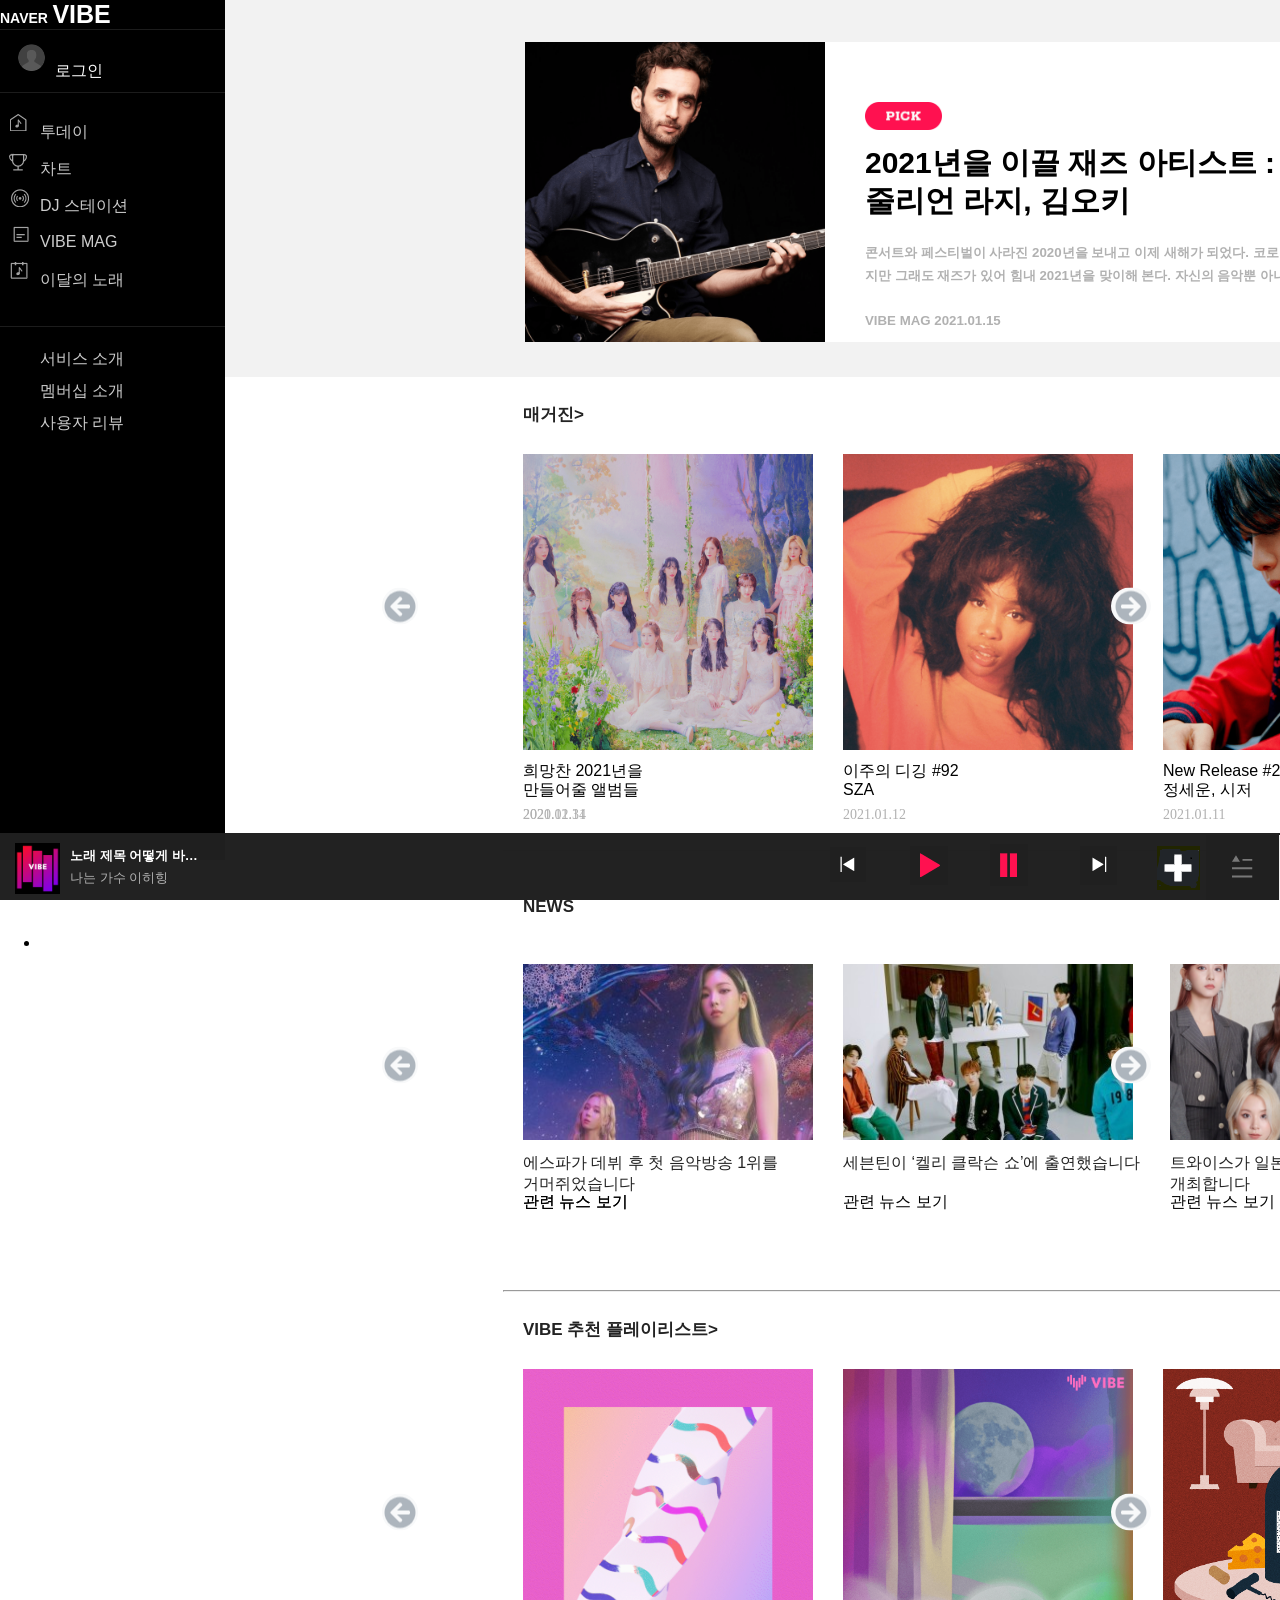
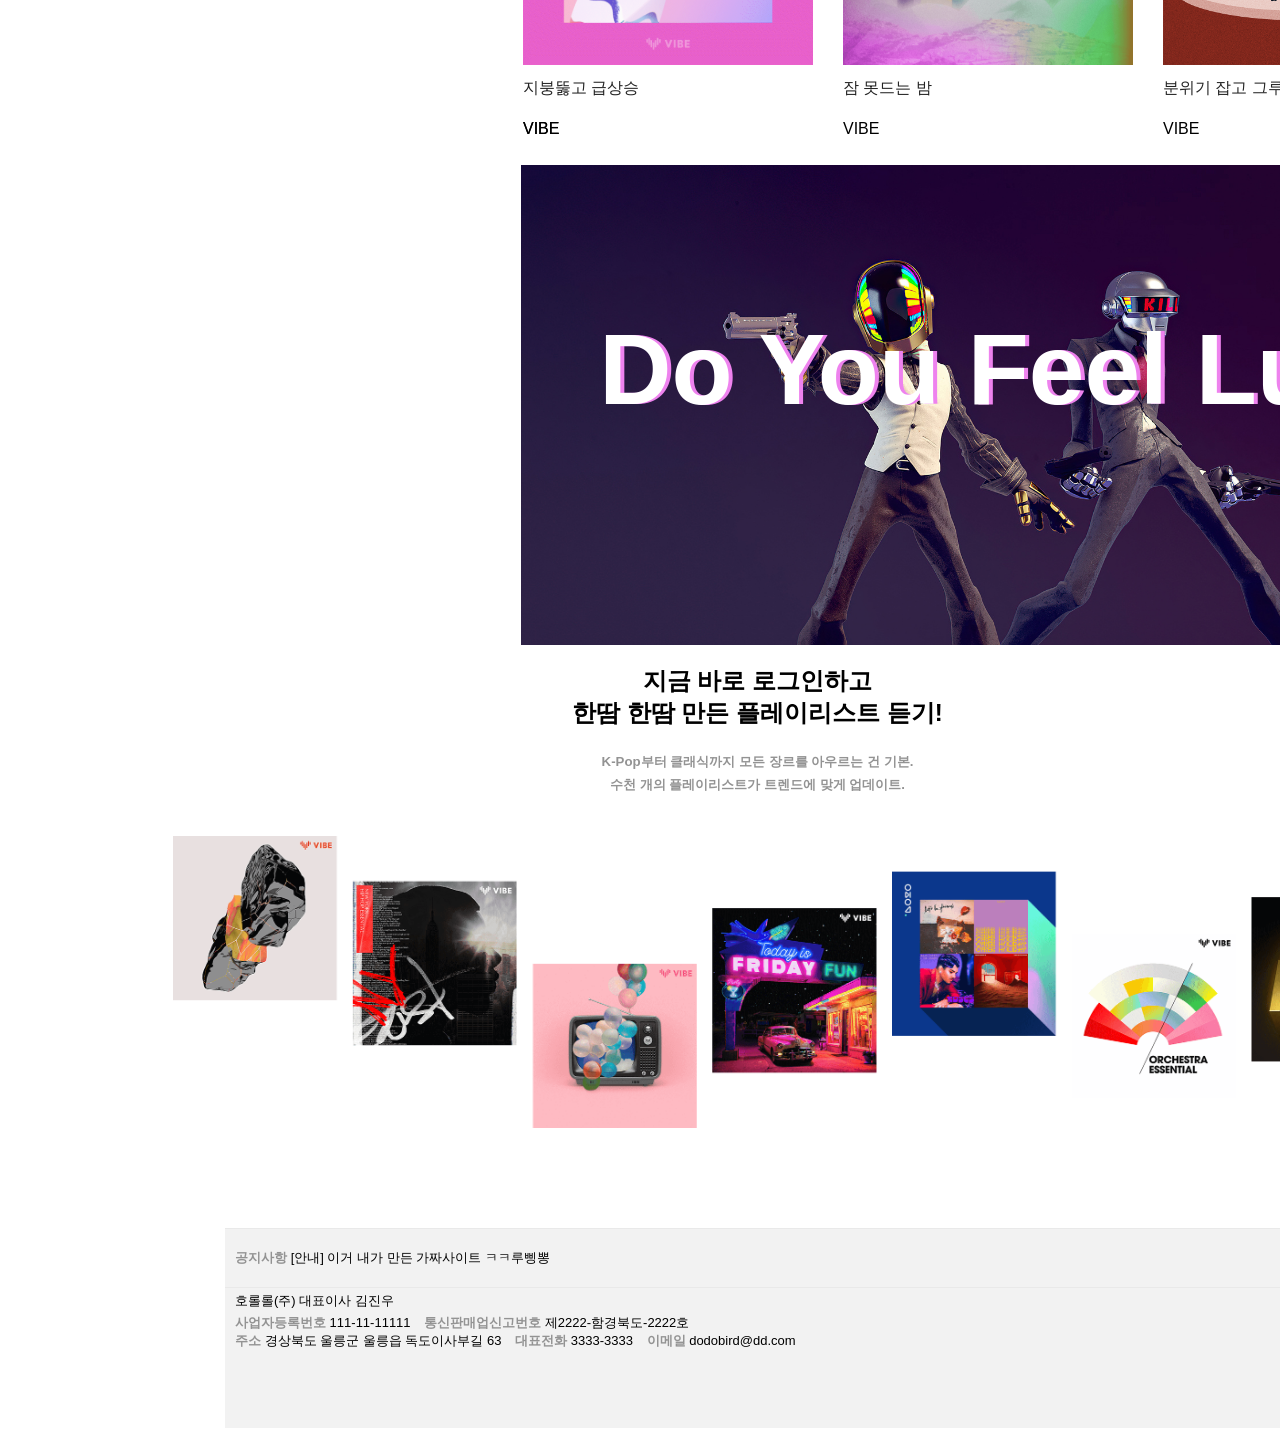
<file: index.html>
<html lang="ko">
<head>
    <meta charset="UTF-8">
    <meta name="viewport" content="width=device-width, initial-scale=1.0">
    <title>Wood's Clone ver.1</title>
    <link rel="stylesheet" href="./styles/style.css">
    <script src="./libs/jquery-3.5.1.min.js"></script>

    <link rel="shortcut icon" href="./images/favicon.ico">
    <link rel="icon" href="./images/favicon.ico">

</head>
<body>
    <header id="header" class="header side_bar">
        <a class="first_page" href="https://vibe.naver.com/today">
        <span class="side_naver">NAVER</span>
        <span class="side_vibe">VIBE</span>
        </a>
        
        
        <div class="login">
            <a href="./login_page.html" id="btn_login"><img src="./images/login_image.PNG"> 로그인</a>
        </div>
        <div class="menu">
            <ul class="main_menu">
                <li id="go_today"><a class="main_menu_li" href="https://vibe.naver.com/today">투데이</a></li>
                <li id="go_chart"><a class="main_menu_li" href="https://vibe.naver.com/chart">차트</a></li>
                <li id="go_DJ"><a class="main_menu_li" href="https://vibe.naver.com/dj-station">DJ 스테이션</a></li>
                <li id="go_MAG"><a class="main_menu_li" href="https://vibe.naver.com/magazines">VIBE MAG</a></li>
                <li id="go_months"><a class="main_menu_li" href="https://vibe.naver.com/playlist/this_month_0024">이달의 노래</a></li>
            </ul>
           
                       <ul class="extra_menu">
                <li id="go_introduce">서비스 소개</li>
                <li id="go_membership">멤버십 소개</li>
                <li id="go_review">사용자 리뷰</li>        
            </ul>
        </div>
    </header>

    <div id ="container" class="container gnb_gradation hide_banner">

        
        <div class="headline">
            
                <div id="contents" class="contents">
                    <div class="headline_main">
                        <a class="today_topick" href="https://vibe.naver.com/magazines/40697">
                        <img src="./images/0-대표-이미지-2.png" class="headline_main_photo">
                        <img class="pick_icon" src="./images/icon_pick.png">
                        <strong class="headline_text1" f>2021년을 이끌 재즈 아티스트 :
                            줄리언 라지, 김오키
                        </strong>
                        <h5 class="headline_text2">콘서트와 페스티벌이 사라진 2020년을 보내고 이제 새해가 되었다. 
                            코로나19로부터 얼마나 자유로울지 아직은 미지수이지만 그래도 재즈가 있어 힘내 2021년을 맞이해 본다. 
                            자신의 음악뿐 아니라 찰스 로이드 라이브 앨범에서도 좋은 연주를 보여준 기타리스트 줄리언 라지, 
                            다작이지만 그 농도가 옅어지지 않는 김오키도 기대된다. - 재즈피플
                        </h5>
                        <h5 class="headline_text3">VIBE MAG 2021.01.15</h5>
                    </a>
                    </div>
                </div>
        </div>
        <div class="today_magazine">
            <h3 class="section_title_wrap">
                <a href="https://vibe.naver.com/magazines" class="section_title"> 매거진><span class="blind">전체보기</span></a>
            </h3>
            <div class="magazine_list">
                <ul class="scroll_list">
                    <li class="list_item">
                        <div class="thumb_area">
                            <a href="https://vibe.naver.com/magazines/40653" class="link">
                                <div class="thumb">
                                    <img class="thumb_img" src="./images/0-대표-이미지1.png">
                                </div>
                            </a>
                        </div>
                        <a href="https://vibe.naver.com/magazines/40653" class="title">
                        희망찬 2021년을 
                        만들어줄 앨범들
                        </a>
                        <div class="sub">
                            <span class="item">
                                <span class="bind">2021.01.14</span>
                            </span>
                        </div>
                    </li>
                    <li class="list_item">
                        <div class="thumb_area">
                            <a href="https://vibe.naver.com/magazines/40556" class="link">
                                <div class="thumb">
                                    <img class="thumb_img" src="./images/noname.png">
                                </div>
                            </a>
                        </div>
                        <a href="https://vibe.naver.com/magazines/40653" class="title">
                            이주의 디깅 #92
                            SZA
                            
                        </a>
                        <div class="sub">
                            <span class="item">
                                <span class="bind">2021.01.12</span>
                            </span>
                        </div>
                    </li>
                    <li class="list_item">
                        <div class="thumb_area">
                            <a href="https://vibe.naver.com/magazines/40500" class="link">
                                <div class="thumb">
                                    <img class="thumb_img" src="./images/0-_B4_EB_C7_A5-_C0_CC_B9_CC_C1_F61.png">
                                </div>
                            </a>
                        </div>
                        <a href="https://vibe.naver.com/magazines/40500" class="title">
                            New Release #24 :
                            정세운, 시저
                    
                        </a>
                        <div class="sub">
                            <span class="item">
                                <span class="bind">2021.01.11</span>
                            </span>
                        </div>
                    </li>
                    <li class="list_item">
                        <div class="thumb_area">
                            <a href="https://vibe.naver.com/magazines/40461" class="link">
                                <div class="thumb">
                                    <img class="thumb_img" src="./images/thisMonth.png">
                                </div>
                            </a>
                        </div>
                        <a href="https://vibe.naver.com/magazines/40461" class="title">
                            1월의 느낌,
                            당신의 느낌은 어땠나요?
                            
                            
                        </a>
                        <div class="sub">
                            <span class="item">
                                <span class="bind">2021.01.08</span>
                            </span>
                        </div>
                    </li>
                    <li class="list_item">
                        <div class="thumb_area">
                            <a href="https://vibe.naver.com/magazines/40417" class="link">
                                <div class="thumb">
                                    <img class="thumb_img" src="./images/0-_B4_EB_C7_A5-_C0_CC_B9_CC_C1_F6-_281_29.png">
                                </div>
                            </a>
                        </div>
                        <a href="https://vibe.naver.com/magazines/40417" class="title">
                            Billboard HOT 100 :
                            캐롤 폭설 속에서 살아남은 노래
                            
                            
                        </a>
                        <div class="sub">
                            <span class="item">
                                <span class="bind">2021.01.07</span>
                            </span>
                        </div>
                    </li>
                    <li class="list_item">
                        <div class="thumb_area">
                            <a href="https://vibe.naver.com/magazines/40347" class="link">
                                <div class="thumb">
                                    <img class="thumb_img" src="./images/mag1_list.png">
                                </div>
                            </a>
                        </div>
                        <a href="https://vibe.naver.com/magazines/40347" class="title">
                            이주의 디깅 #91
                            백예린
                        </a>
                        <div class="sub">
                            <span class="item">
                                <span class="bind">2021.01.05</span>
                            </span>
                        </div>
                    </li>
                    <li class="list_item">
                        <div class="thumb_area">
                            <a href="https://vibe.naver.com/magazines/40009" class="link">
                                <div class="thumb">
                                    <img class="thumb_img" src="./images/0-대표-이미지11.png">
                                </div>
                            </a>
                        </div>
                        <a href="https://vibe.naver.com/magazines/40009" class="title">
                            솔로 피아노의 신기원을
                            이룬 키스 자렛
                        </a>
                        <div class="sub">
                            <span class="item">
                                <span class="bind">2021.01.01</span>
                            </span>
                        </div>
                    </li>
                    <li class="list_item">
                        <div class="thumb_area">
                            <a href="https://vibe.naver.com/magazines/40253" class="link">
                                <div class="thumb">
                                    <img class="thumb_img" src="./images/0-저스틴-비버1.png">
                                </div>
                            </a>
                        </div>
                        <a href="https://vibe.naver.com/magazines/40253" class="title">
                            New Release #23 :
                            저스틴 비버, 비
                            
                        </a>
                        <div class="sub">
                            <span class="item">
                                <span class="bind">2021.01.04</span>
                            </span>
                        </div>
                    </li>
                    <li class="list_item">
                        <div class="thumb_area">
                            <a href="https://vibe.naver.com/magazines/40099" class="link">
                                <div class="thumb">
                                    <img class="thumb_img" src="./images/인트로(플레이보이-카티)1.png">
                                </div>
                            </a>
                        </div>
                        <a href="https://vibe.naver.com/magazines/40099" class="title">
                            플레이보이 카티의 친구들 :
                            타일러, 솔란지
                            
                        </a>
                        <div class="sub">
                            <span class="item">
                                <span class="bind">2020.12.31</span>
                            </span>
                        </div>
                    </li>
                </ul>
            
            </div>
            <p class="btn_slides">
                <span class="prev"><img class="btn-img" src="./images/arrow2.PNG" alt="prev"></span>
                <span class="next"><img class="btn-img" src="./images/arrow.PNG" alt="next"></span>
            </p>
            <hr>
        </div>
        <!--  -->
        <div class="today_news">
            <h3 class="section_title_wrap">
                <p class="section_title"> NEWS<span class="blind">전체보기</span></p>
            </h3>
            <div class="magazine_list2">
                <ul class="scroll_list2">
                    <li class="list_item">
                        <div class="thumb_area">
                            <a href="https://vibe.naver.com/album/5094974" class="link">
                                <div class="thumb">
                                    <img class="thumb_img" src="./images/에스파400.jpg">
                                </div>
                            </a>
                        </div>
                        <a href="https://vibe.naver.com/album/5094974" class="title">
                            에스파가 데뷔 후 첫 음악방송 1위를 
                            거머쥐었습니다
            
                        </a>
                        <div class="sub">
                            <span class="item">
                                <span class="bind">관련 뉴스 보기</span>
                            </span>
                        </div>
                    </li>
                    <li class="list_item">
                        <div class="thumb_area">
                            <a href="https://vibe.naver.com/playlist/PL_TEMP_AR_REP_421339" class="link">
                                <div class="thumb">
                                    <img class="thumb_img" src="./images/세븐틴400.jpg">
                                </div>
                            </a>
                        </div>
                        <a href="https://vibe.naver.com/playlist/PL_TEMP_AR_REP_421339" class="title">
                            세븐틴이 ‘켈리 클락슨 쇼’에 출연했습니다
                            
                        </a>
                        <div class="sub">
                            <span class="item">
                                <span class="bind">관련 뉴스 보기</span>
                            </span>
                        </div>
                    </li>
                    <li class="list_item">
                        <div class="thumb_area">
                            <a href="https://vibe.naver.com/playlist/PL_TEMP_AR_REP_460475" class="link">
                                <div class="thumb">
                                    <img class="thumb_img" src="./images/트와이스400.png">
                                </div>
                            </a>
                        </div>
                        <a href="https://vibe.naver.com/playlist/PL_TEMP_AR_REP_460475" class="title">
                            트와이스가 일본 온라인 콘서트를 
                            개최합니다
                    
                        </a>
                        <div class="sub">
                            <span class="item">
                                <span class="bind">관련 뉴스 보기</span>
                            </span>
                        </div>
                    </li>
                    <li class="list_item">
                        <div class="thumb_area">
                            <a href="https://vibe.naver.com/magazines/40461" class="link">
                                <div class="thumb">
                                    <img class="thumb_img" src="./images/twopm.jpg">
                                </div>
                            </a>
                        </div>
                        <a href="https://vibe.naver.com/magazines/40461" class="title">
                            2PM이 군백기를 마치고 완전체로 
                            돌아옵니다

                            
                            
                        </a>
                        <div class="sub">
                            <span class="item">
                                <span class="bind">관련 뉴스 보기</span>
                            </span>
                        </div>
                    </li>
                    <li class="list_item">
                        <div class="thumb_area">
                            <a href="https://vibe.naver.com/magazines/40417" class="link">
                                <div class="thumb">
                                    <img class="thumb_img" src="./images/아이들400.jpg">
                                </div>
                            </a>
                        </div>
                        <a href="https://vibe.naver.com/magazines/40417" class="title">
                            (여자)아이들의 ‘I burn’이 51개국 
                            음원 차트 1위를 달성했습니다
                            
                            
                        </a>
                        <div class="sub">
                            <span class="item">
                                <span class="bind">관련 뉴스 보기</span>
                            </span>
                        </div>
                    </li>
                    <li class="list_item">
                        <div class="thumb_area">
                            <a href="https://vibe.naver.com/magazines/40347" class="link">
                                <div class="thumb">
                                    <img class="thumb_img" src="./images/스트레이키즈_400.png">
                                </div>
                            </a>
                        </div>
                        <a href="https://vibe.naver.com/magazines/40347" class="title">
                            스트레이키즈 음반 판매량이 100만장을
                            돌파했습니다
                        </a>
                        <div class="sub">
                            <span class="item">
                                <span class="bind">관련 뉴스 보기</span>
                            </span>
                        </div>
                    </li>
                    <li class="list_item">
                        <div class="thumb_area">
                            <a href="https://vibe.naver.com/magazines/40009" class="link">
                                <div class="thumb">
                                    <img class="thumb_img" src="./images/엔하이픈_400.png">
                                </div>
                            </a>
                        </div>
                        <a href="https://vibe.naver.com/magazines/40009" class="title">
                            엔하이픈이 데뷔 첫 팬미팅을 개최합니다
                        </a>
                        <div class="sub">
                            <span class="item">
                                <span class="bind">관련 뉴스 보기</span>
                            </span>
                        </div>
                    </li>
                    <li class="list_item">
                        <div class="thumb_area">
                            <a href="https://vibe.naver.com/magazines/40253" class="link">
                                <div class="thumb">
                                    <img class="thumb_img" src="./images/싹쓰리-뉴스.png">
                                </div>
                            </a>
                        </div>
                        <a href="https://vibe.naver.com/magazines/40253" class="title">
                            싹쓰리와 놀면뭐하니 제작진이 
                            3억원을 기부했습니다
                            
                        </a>
                        <div class="sub">
                            <span class="item">
                                <span class="bind">관련 뉴스 보기</span>
                            </span>
                        </div>
                    </li>
                    <li class="list_item">
                        <div class="thumb_area">
                            <a href="https://vibe.naver.com/magazines/40099" class="link">
                                <div class="thumb">
                                    <img class="thumb_img" src="./images/bts1.png">
                                </div>
                            </a>
                        </div>
                        <a href="https://vibe.naver.com/magazines/40099" class="title">
                            방탄소년단이 골든디스크 음반 4년 연속 
                            대상을 수상했습니다
                            
                        </a>
                        <div class="sub">
                            <span class="item">
                                <span class="bind">관련 뉴스 보기</span>
                            </span>
                        </div>
                    </li>
                </ul>
            
            </div>
            <p class="btn_slides">
                <span class="prev2"><img class="btn-img" src="./images/arrow2.PNG" alt="prev"></span>
                <span class="next2"><img class="btn-img" src="./images/arrow.PNG" alt="next"></span>
            </p>
            <hr>
        </div>
        <!--  -->
        <div class="recommended_play">
            <h3 class="section_title_wrap">
                <a href="https://vibe.naver.com/billboard-secondary" class="section_title"> VIBE 추천 플레이리스트><span class="blind">전체보기</span></a>
            </h3>
            <div class="magazine_list3">
                <ul class="scroll_list3">
                    <li class="list_item">
                        <div class="thumb_area">
                            <a href="https://vibe.naver.com/playlist/BEST_OF_WEEK-TOTAL" class="link">
                                <div class="thumb">
                                    <img class="thumb_img" src="./images/rising_PSD_190819_1.gif">
                                </div>
                            </a>
                        </div>
                        <a href="https://vibe.naver.com/playlist/BEST_OF_WEEK-TOTAL" class="title">
                        지붕뚫고 급상승
                        </a>
                        <div class="sub">
                            <span class="item">
                                <span class="bind">VIBE</span>
                            </span>
                        </div>
                    </li>
                    <li class="list_item">
                        <div class="thumb_area">
                            <a href="https://vibe.naver.com/playlist/mood_sleepless_0001" class="link">
                                <div class="thumb">
                                    <img class="thumb_img" src="./images/VIBE_공통_잠못드는밤.png">
                                </div>
                            </a>
                        </div>
                        <a href="https://vibe.naver.com/playlist/mood_sleepless_0001" class="title">
                            잠 못드는 밤
                            
                        </a>
                        <div class="sub">
                            <span class="item">
                                <span class="bind">VIBE</span>
                            </span>
                        </div>
                    </li>
                    <li class="list_item">
                        <div class="thumb_area">
                            <a href="https://vibe.naver.com/playlist/mood_atmosphere_0001" class="link">
                                <div class="thumb">
                                    <img class="thumb_img" src="./images/VIBE_무드_분위기잡고싶을때.png">
                                </div>
                            </a>
                        </div>
                        <a href="https://vibe.naver.com/playlist/mood_atmosphere_0001" class="title">
                            분위기 잡고 그루브 타고
                    
                        </a>
                        <div class="sub">
                            <span class="item">
                                <span class="bind">VIBE</span>
                            </span>
                        </div>
                    </li>
                    <li class="list_item">
                        <div class="thumb_area">
                            <a href="https://vibe.naver.com/playlist/flagship_popnow_0001" class="link">
                                <div class="thumb">
                                    <img class="thumb_img" src="./images/0118_zaralarsson-cover.jpg">
                                </div>
                            </a>
                        </div>
                        <a href="https://vibe.naver.com/playlist/flagship_popnow_0001" class="title">
                            POP NOW
                            
                        </a>
                        <div class="sub">
                            <span class="item">
                                <span class="bind">VIBE</span>
                            </span>
                        </div>
                    </li>
                    <li class="list_item">
                        <div class="thumb_area">
                            <a href="https://vibe.naver.com/playlist/mood_lounge_0001" class="link">
                                <div class="thumb">
                                    <img class="thumb_img" src="./images/VIBE_공통_라운지에서.png">
                                </div>
                            </a>
                        </div>
                        <a href="https://vibe.naver.com/playlist/mood_lounge_0001" class="title">
                            라운지바에서
                        </a>
                        <div class="sub">
                            <span class="item">
                                <span class="bind">VIBE</span>
                            </span>
                        </div>
                    </li>
                    <li class="list_item">
                        <div class="thumb_area">
                            <a href="https://vibe.naver.com/playlist/mood_lofi_0001" class="link">
                                <div class="thumb">
                                    <img class="thumb_img" src="./images/VIBE_WORKSTUDY_Lo-fi.png">
                                </div>
                            </a>
                        </div>
                        <a href="https://vibe.naver.com/playlist/mood_lofi_0001" class="title">
                            Work/Study Lo-fi
                        </a>
                        <div class="sub">
                            <span class="item">
                                <span class="bind">VIBE</span>
                            </span>
                        </div>
                    </li>
                    <li class="list_item">
                        <div class="thumb_area">
                            <a href="https://vibe.naver.com/playlist/mood_tearoom_0001" class="link">
                                <div class="thumb">
                                    <img class="thumb_img" src="./images/VIBE_공통_찻집에서.png">
                                </div>
                            </a>
                        </div>
                        <a href="https://vibe.naver.com/playlist/mood_tearoom_0001" class="title">
                            찻집에서
                        </a>
                        <div class="sub">
                            <span class="item">
                                <span class="bind">VIBE</span>
                            </span>
                        </div>
                    </li>
                    <li class="list_item">
                        <div class="thumb_area">
                            <a href="https://vibe.naver.com/playlist/mood_cafe_0001" class="link">
                                <div class="thumb">
                                    <img class="thumb_img" src="./images/VIBE_공통_카페음악.png">
                                </div>
                            </a>
                        </div>
                        <a href="https://vibe.naver.com/playlist/mood_cafe_0001" class="title">
                            카페에서
                            
                        </a>
                        <div class="sub">
                            <span class="item">
                                <span class="bind">VIBE</span>
                            </span>
                        </div>
                    </li>
                    <li class="list_item">
                        <div class="thumb_area">
                            <a href="https://vibe.naver.com/playlist/mood_running_0001" class="link">
                                <div class="thumb">
                                    <img class="thumb_img" src="./images/VIBE_공통_러닝할때.png">
                                </div>
                            </a>
                        </div>
                        <a href="https://vibe.naver.com/playlist/mood_running_0001" class="title">
                            지금은 러닝 중
                            
                        </a>
                        <div class="sub">
                            <span class="item">
                                <span class="bind">VIBE</span>
                            </span>
                        </div>
                    </li>
                </ul>
            
            </div>
            <p class="btn_slides">
                <span class="prev3"><img class="btn-img" src="./images/arrow2.PNG" alt="prev"></span>
                <span class="next3"><img class="btn-img" src="./images/arrow.PNG" alt="next"></span>
            </p>
            
        </div>
        <!--  -->
        <div class="just_img">
            <!-- <img src="/images/daftpuck.jpg"> -->
            <h1>Do You Feel Lucky?</h1>
        </div>
        <!--  -->
        <div class="final_tags">
            <h2>지금 바로 로그인하고 <br>
                한땀 한땀 만든 플레이리스트 듣기!
            </h2>
            <div>
                <h5>K-Pop부터 클래식까지 모든 장르를 아우르는 건 기본. <br>
                수천 개의 플레이리스트가 트렌드에 맞게 업데이트.</h5>
            </div>
            <div><img class="final_img" src="./images/today_thumbs.1d76741b.png" alt=""></div>
        </div>
        <!--  -->
        <div id= "footer" class="footer">
        <div class="notice">
            <p>
                <span class="profile_title">공지사항</span>
                <span class="profile_sub">[안내] 이거 내가 만든 가짜사이트 ㅋㅋ루삥뽕</span>
            </p>
            
        </div>
        <div class="profile">
            <div class="profile_header">
                <p>호롤롤(주) 대표이사 김진우</p>
            </div>
            <div>
                <span class="profile_title">사업자등록번호</span>
                111-11-11111
                <span class="profile_title">통신판매업신고번호</span>
                제2222-함경북도-2222호
            </div>
            <div>
                <span class="profile_title">주소</span>
                경상북도 울릉군 울릉읍 독도이사부길 63
                <span class="profile_title">대표전화</span>
                3333-3333
                <span class="profile_title">이메일</span>
                dodobird@dd.com
            </div>
            
            
        </div>
        </div>
        <!--  -->
        <div id="youtube"></div>
        <!-- 유튜브 링크 -->
        <div id="player" class="player">
            <div class="bottom_bar">
                <div class="album_thumb">
                    <div class="album_thumb_inner">
                        <div class="album_img">
                        <img src="./images/unnamed.png" width="45px">
                        </div>
                        <div class="album_info">
                            <span class="album_title">노래 제목 어떻게 바꾸지</span>
                        </div>
                        <div class="album_artists">
                        <span class="artists">나는 가수 이히힝</span>        
                        </div>
                    </div>
                </div>
                <!--  -->
                <div class="player_layout">
                    <script class="youtube" src="./script/music.js"></script>
                    <div class="prev_play">
                        <input class="btn_prev" type="image" onclick="previousVideo()" src="./images/btn-prev.PNG" value="prev">
                    </div>
                    <div class="play">
                        <input class="btn_play" type="image" onclick="playVideo()" src="./images/btn_play.PNG" value="play">
                    </div>
                    <div class="play">
                        <input class="btn_pause" type="image" onclick="pauseVideo()" src="./images/btn_pause.PNG" value="pause">
                    </div>
                    <div class="next_play">
                        <input class="btn_next" type="image" onclick="nextVideo()" src="./images/btn_next.PNG" value="next">
                    </div>
                </div>
                <!--  -->
                <div class="playlist">
                    <div>
                        <ul>
                            <li id="playlist"></li>
                            <div class="btn_addMusic"><input type="image" src="./images/btn_plus.PNG" onclick="addMusic()" value="list">
                        </ul>
                        <div class="btn_list"><input type="image" src="./images/btn_list.PNG" onclick="startAddMusic()" value="list_set_up">
                            <div class="songs">
                                
                            </div>
                        </div>
                    </div>
                </div>
            </div>
            
        </div>
        
    </div>

    <script src="./script/music.js"></script>
    <script src="./script/js.js"></script>
    
</body>
</html>
</file>
<file: styles/style.css>
body{
    font-family: -apple-system, BlinkMacSystemFont, 'Segoe UI', Roboto, Oxygen, Ubuntu, Cantarell, 'Open Sans', 'Helvetica Neue', sans-serif;
    
    min-height: 100%;
    margin-top: 0;
    overflow-x: hidden;
}
header{
    display: block;
    color: rgb(204, 204, 204);
}
.header{
    position: fixed;
    top: 0;
    
}
.first_page{
    box-sizing: border-box;
    padding-top: 20px;
    padding-bottom: 20px;
}
.side_bar{
    box-sizing: border-box;
    bottom: 40px;
    left: 0;
    width: 225px;
    text-decoration-color: white;
    background-color: black;
    
}
.side_naver{font-size:14px; font-weight: bold;}
.side_vibe{font-size: 25px; font-weight: bold;}
.main_menu_li{
    color: rgb(204, 204, 204);
    text-decoration: none;
}
.side_naver, .side_vibe, #btn_login{
    text-decoration: none;
    color: white;
}
.login{
    box-sizing: border-box;
    padding-top: 10px;
    padding-bottom: 10px;
    padding-left: 10px;
    border: 1px solid hsla(0,0%,84.7%,.13);
    border-width: 1px 0;
    text-decoration: none;
    color: white;
}

#header li{
    line-height: 2em;    
}
#go_today{
    list-style-image: url(/images/go_today.PNG);
}
#go_chart{
    list-style-image: url(/images/go_chart.PNG);
}
#go_DJ{
    list-style-image: url(/images/go_DJ.PNG);
}
#go_MAG{
    list-style-image: url(/images/go_MAG.PNG);
}
#go_months{
    list-style-image: url(/images/go_months.PNG);
}
.extra_menu li{
    list-style-type: none;
}
#first_page{
    text-decoration: none;
}
.main_menu{
    padding-bottom: 30px;
    border-bottom:1px solid hsla(0,0%,84.7%,.13);
    border-width: 1px;
}
/* --------------------------------- */

.container{
    
    min-height: 88px;
    padding-left: 120px;
    padding-right: 110px;
    top: 0;
    box-sizing: border-box;
    margin-left: 225px;
    list-style-type: none;
}
.headline{
    padding-top: 2px;
    padding-bottom: 35px;
    margin-left: -128px;
    width: 2000px;
    height: 340px;
    background-color: #F2F2F2;
    
}
.headline_main{
    margin-left: 300px;
    margin-top: 40px;
    margin-bottom: 40px;
    position: relative;
    width: 1100px;
    height: 300px;
    background-color: white;
    background-repeat: no-repeat;
    background-size: cover;
    background-position: 50%;
    
    
}
.today_topick{

    text-decoration: none;
    -webkit-line-clamp: 2;
    overflow: hidden;
    text-overflow: ellipsis;
    
}
.headline_main_photo{
    float: left;
    position: relative;
    width: 300;
}
.headline_main_photo:hover{
    background: linear-gradient(to top,rgba(0, 0, 0, 0.74));
    opacity: 0.9;
    -webkit-transition: opacity .2s ease-in;
    transition: opacity .2s ease-in; 
}
.pick_icon{
    padding-top: 60px;
    padding-left: 40px;
    height: 28px;
    max-width: 100%;
}
.headline_text1{
    overflow: hidden;
    display: block;
    margin-top: 14px;
    font-size: 30px;
    line-height: 38px;
    font-weight: 700;
    white-space: pre-line;
    padding-left: 40px;
    color: black;
}
.headline_text2{
    overflow: hidden;
    -webkit-line-clamp: 2;
    -webkit-box-orient: vertical;
    text-overflow: ellipsis;
    white-space: normal;
    word-break: break-all;
    display: block;
    display: -webkit-box;
    text-align: left;
    padding-left: 40px;
    width: 700px;
    line-height: 1.7;
    color: #B1B1B1;
}
.headline_text3{

    text-align: left;
    padding-left: 40px;
    overflow: hidden;
    text-overflow: ellipsis;
    width: 700px;
    -webkit-line-clamp: 1;
    line-height: 1.7;
    color: #B1B1B1;
}
.section_title_wrap {position: relative;}
a{text-decoration: none;}
.section_title{padding-left: 40px;}
a.section_title {cursor: pointer;}

.section_title {
    display: inline-block;
    padding-bottom: 2px;
    font-size: 17px;
    line-height: 38px;
    font-weight: 700;
    color: #232323;
    vertical-align: top;
}
.blind {
    overflow: hidden;
    position: absolute;
    clip: rect(0 0 0 0);
    width: 1px;
    height: 1px;
    margin: -1px;
}
/* --------------------------------- */

.today_magazine{
    position: relative;
    padding-left: 130px;
}


.magazine_list{
    position: relative;
    width: 1140px;
    margin: 0;
    height: 380px;
    overflow: hidden;
}

.scroll_list{
    width: 3200px;
    position: absolute;
    transition: left 0.5s ease-out;
    left: 0; top: 0;
    
}
.scroll_list li:not(:last-child){
    float: left;
    margin-right: 30px;
    
}

.magazine_list .title{
    text-decoration: none;
    color: black;
    line-height: 1.2;
    word-break: normal;

}
.today_magazine li{
    list-style-type: none;
}
.today_magazine li:hover{
    background: linear-gradient(to top,rgba(0, 0, 0, 0.74));
    opacity: 0.8;
    -webkit-transition: opacity .2s ease-in;
    transition: opacity .2s ease-in; 
}

.bind{
    
    position: absolute;
    bottom: -40px;

}

.thumb_img{
    width: 290px;
    height: 300px;
    margin-top: -20px;
}
.title{
    -webkit-line-clamp: 2;
    display: block;
    display: -webkit-box;
    max-height: 42px;
    padding-top: 11px;
    font-size: 16px;
    line-height: 21px;
    color: #232323;
    white-space: pre-line;
    margin-top: -20px;
}

.scroll_list .item{
    font-size: 14px;
    color: #B1B1B1;
    font-family: "맑은 고딕";
}

.btn_slides{
    text-align: center;
}
.btn_slides span{
    position: absolute;
    padding-left: 30px;
    transform: translateY(-50%);
}
.prev{
    right: 92%;
    top: 46%;
}
.next{
    top: 46%;
    left: 90%;
    
}
.btn-img{
    border-radius: 30px;
}
.btn-img:hover{
    opacity: 0.8;
    -webkit-transition: opacity .2s ease-in;
    transition: opacity .2s ease-in; 
}
/* --------------------------------- */

.today_news{
    position: relative;
    padding-left: 130px;
}
.today_news li{
    list-style-type: none;
}
.today_news li:hover{
    opacity: 0.8;
    -webkit-transition: opacity .2s ease-in;
    transition: opacity .2s ease-in; 
}

.today_news .thumb_img{
    width: 290px;
    height: 180px;
    
}

.magazine_list2{
    position: relative;
    width: 1140px;
    margin: 0;
    height: 380px;
    overflow: hidden;
}

.scroll_list2{
    width: 3200px;
    position: absolute;
    transition: left 0.5s ease-out;
    left: 0; top: 0;
    
}
.scroll_list2 li:not(:last-child){
    float: left;
    margin-right: 30px;
    
}


.prev2{
    right: 92%;
    top: 46%;
}
.next2{
    top: 46%;
    left: 90%;
    
}
.today_news hr{

    margin-top: -70px;
}

/* ------------------------------------------------ */
hr{
    width: 1100px;
    margin-left: 3%;
}
.recommended_play{
    position: relative;
    padding-left: 130px;
}

.recommended_play li{
    list-style-type: none;
}

.magazine_list3{
    position: relative;
    width: 1140px;
    margin: 0;
    height: 380px;
    overflow: hidden;
}

.scroll_list3{
    width: 3200px;
    position: absolute;
    transition: left 0.5s ease-out;
    left: 0; top: 0;
    
}
.scroll_list3 li:not(:last-child){
    float: left;
    margin-right: 30px;
    
}

.prev3{
    right: 92%;
    top: 46%;
}
.next3{
    top: 46%;
    left: 90%;
    
}
/* ------------------------------------------------- */

.just_img{
    
    text-align: center;
    text-shadow: 4px 0 violet;
    font-size: 50px;
    
    padding-top: 80px;
    padding-bottom: 200px;
    color: white;
    width: 1103px;
    height: 200px;
    background-size:cover;
    margin-left: 168px;
    background-image: url('../images/daftpuck.jpg');
}

/* ------------------------------------------------- */
.final_tags{
    text-align: center;
}
.final_tags h5{
    color: #939393;
    margin-bottom: 3em;
    line-height: 1.7;
}
.final_img{
    width: 2500px;
    margin-left: -180px;
    margin-bottom: 100px;
}
/* ------------------------------------------------- */
.footer{
    background-color: #F2F2F2;
    display: inline-block;
    width: 1700px;
    margin-left: -128px;
    
    height: 200px;
    font-size: 13px;
    /* border: 1px solid red; */
}
.profile_title{
    margin-left: 10px;
    font-weight: bold;
    color: #939393;
}

.notice p{
    margin: 0;
    box-sizing: border-box;
    border: 1px solid rgba(216, 216, 216, 0.397);
    border-width: 1px 0;
    padding-top: 20px;
    padding-bottom: 20px;
    
}

.profile_header p{
    margin: 0;
    margin-left: 10px;
    box-sizing: border-box;
    line-height: 2;
}
/* ---------------------------------------- */

.player{
    position: fixed;
    left: 0;
    bottom: 0;
    width: 1960px;
    height: 67px;

    background-color: rgba(32, 32, 32, 0.99);
}
.album_thumb{
    margin-top: 5px;
    width: 220px;
    height: 75px;
   
}
.album_img{
    margin-top: 10px;
    margin-left: 15px;
}
.album_info{
    position: fixed;
    left: 70px;
    bottom: 35px;
    font-size: 13px;
    font-weight: bold;
    color : white;
    width: 140px;
    overflow: hidden;
    -webkit-line-clamp: 1;
    -webkit-box-orient: vertical;
    text-overflow: ellipsis;
    white-space: normal;
    word-break: break-all;
    display: block;
    display: -webkit-box;
    text-align: left;
}
.album_artists{
    position: fixed;
    left: 70px;
    bottom: 13px;
    font-size: 13px;
    color: #B3B3B3;
}
.player_layout{
    position: fixed;
    bottom: 0;
    left:750px;
    width: 400px;
    height: 75px;
    
}
.btn_prev{
    position: fixed;
    bottom: 18px;
    left:830px;
}
.btn_play{
    position: fixed;
    bottom: 15px;
    left:910px;
}
.btn_pause{
    position: fixed;
    bottom: 14px;
    left:990px;
}

.btn_next{
    position: fixed;
    bottom: 15px;
    left:1080px;
}
.play{
    position: fixed;
    bottom: 0;
    right:100px;
    width: 300px;
    height: 75px;
    
}

.btn_list{
    position: fixed;
    bottom: 0;
    right:0;
}
.btn_addMusic{
    position: fixed;
    bottom: 10px;
    right:80px;
    list-style-type: none;
    border-radius: 2px;
}


/*  */
</file>
